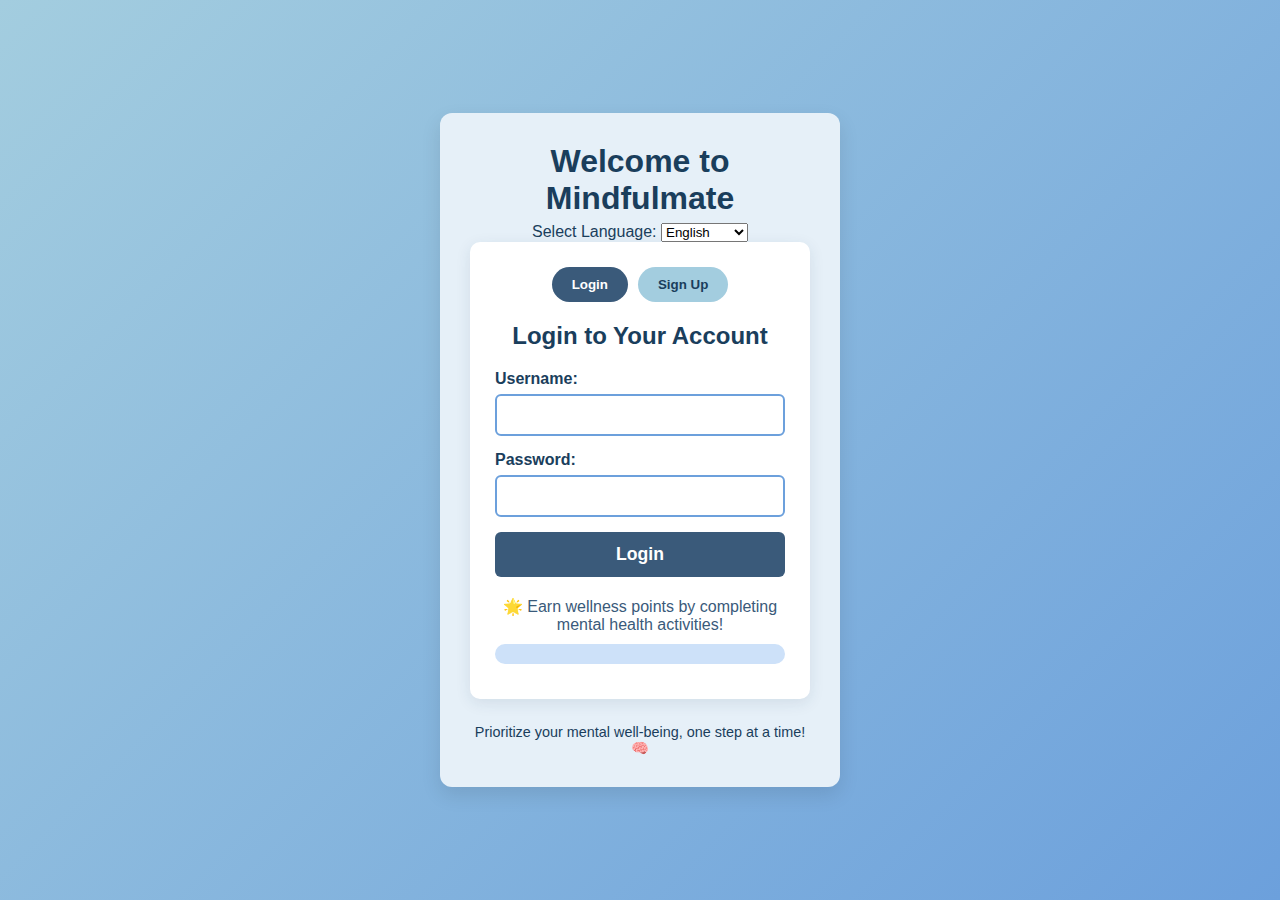
<file: index.html>
<!DOCTYPE html>
<html lang="en">
<head>
    <meta charset="UTF-8">
    <meta name="viewport" content="width=device-width, initial-scale=1.0">
    <title>MindCare Login - Digital Mental Health Support for Students</title>
    <link rel="stylesheet" href="login.css">
</head>
<body>
    <div class="container">
        <header>
            <h1>Welcome to Mindfulmate</h1>
            <div id="language-selector">
                <label for="language-select">Select Language:</label>
                <select id="language-select">
                    <option value="en">English</option>
                    <option value="hi">Hindi</option>
                    <option value="ta">Tamil</option>
                    <option value="te">Telugu</option>
                    <option value="ml">Malayalam</option>
                    <option value="kn">Kannada</option>
                    <option value="ur">Urdu</option>
                </select>
            </div>
        </header>
        <main>
            <div class="login-card">
                <div class="tab-buttons">
                    <button id="loginTab" class="tab-btn active">Login</button>
                    <button id="signupTab" class="tab-btn">Sign Up</button>
                </div>
                <div id="loginSection" class="form-section">
                    <h2>Login to Your Account</h2>
                    <form id="loginForm">
                        <div class="form-group">
                            <label for="username">Username:</label>
                            <input type="text" id="username" name="username" required>
                        </div>
                        <div class="form-group">
                            <label for="password">Password:</label>
                            <input type="password" id="password" name="password" required>
                        </div>
                        <button type="submit" class="login-btn">Login</button>
                    </form>
                </div>
                <div id="signupSection" class="form-section hidden">
                    <h2>Create Your Account</h2>
                    <form id="signupForm">
                        <div class="form-group">
                            <label for="signupUsername">Username:</label>
                            <input type="text" id="signupUsername" name="username" required>
                        </div>
                        <div class="form-group">
                            <label for="signupEmail">Email:</label>
                            <input type="email" id="signupEmail" name="email" required>
                        </div>
                        <div class="form-group">
                            <label for="signupPassword">Password:</label>
                            <input type="password" id="signupPassword" name="password" required>
                        </div>
                        <div class="form-group">
                            <label for="confirmPassword">Confirm Password:</label>
                            <input type="password" id="confirmPassword" name="confirmPassword" required>
                        </div>
                        <button type="submit" class="login-btn">Sign Up</button>
                    </form>
                </div>
                <div class="gamification">
                    <p>🌟 Earn wellness points by completing mental health activities!</p>
                    <div class="progress-bar">
                        <div class="progress" id="progress"></div>
                    </div>
                    <p id="message"></p>
                </div>
            </div>
        </main>
        <footer>
            <p>Prioritize your mental well-being, one step at a time! 🧠</p>
        </footer>
    </div>
    <script src="login.js"></script>
</body>
</html>
</file>
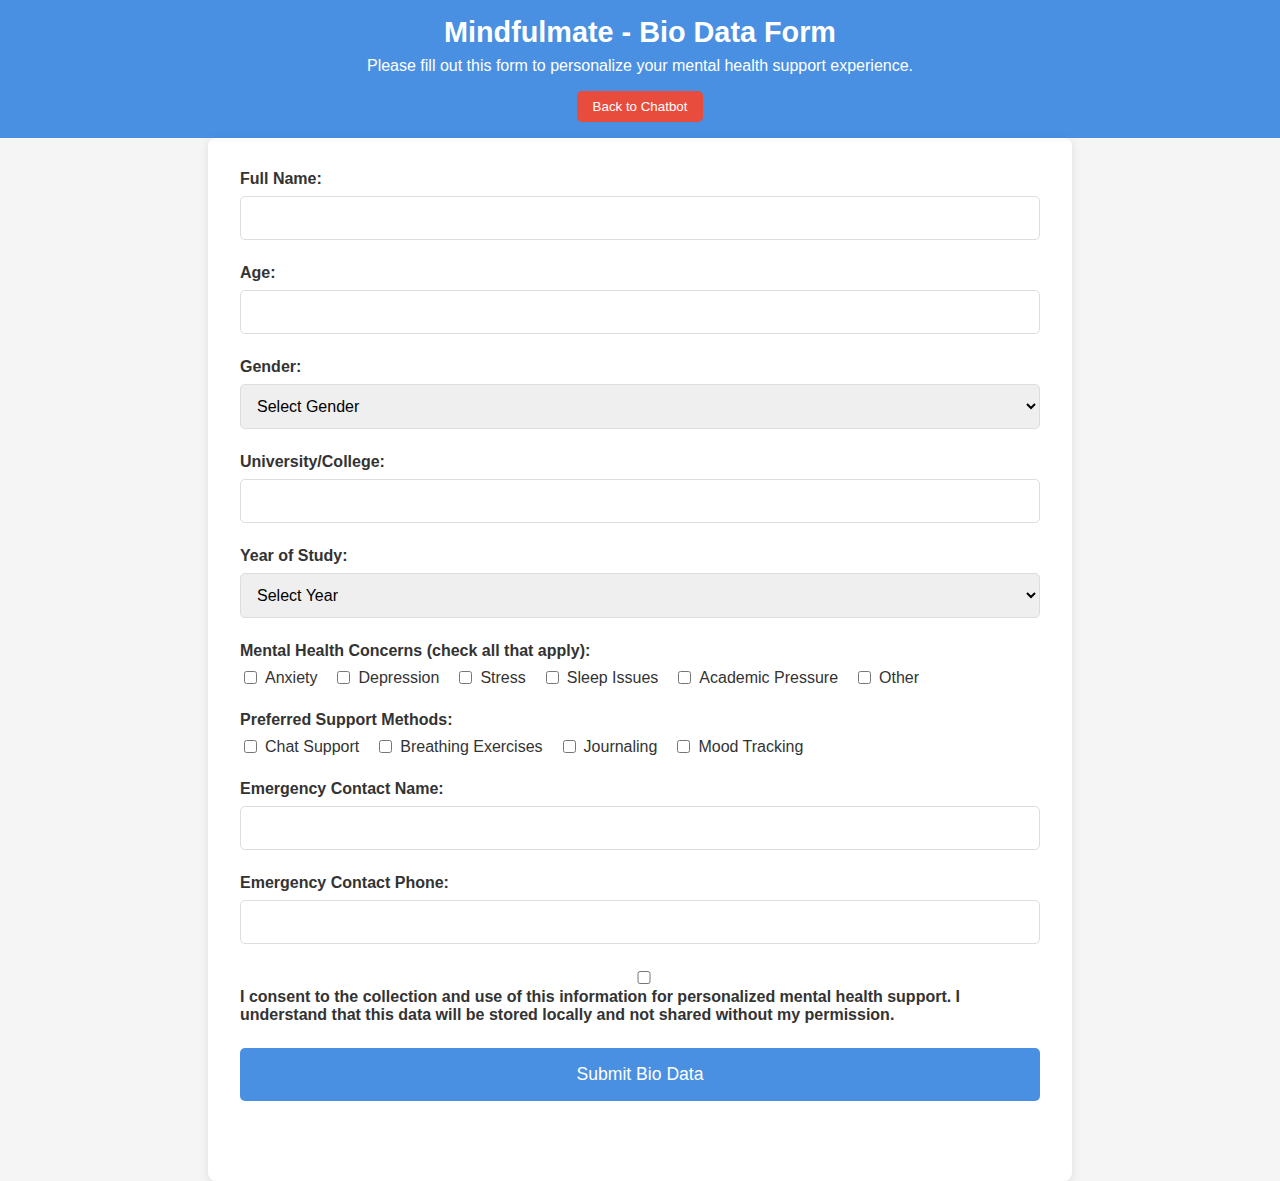
<file: biodata.html>
<!DOCTYPE html>
<html lang="en">
<head>
    <meta charset="UTF-8">
    <meta name="viewport" content="width=device-width, initial-scale=1.0">
    <title>Bio Data Form - Mindfulmate</title>
    <link rel="stylesheet" href="biodata.css">
</head>
<body>
    <header>
        <h1>Mindfulmate - Bio Data Form</h1>
        <p>Please fill out this form to personalize your mental health support experience.</p>
        <button id="back-to-chatbot">Back to Chatbot</button>
    </header>
    <main>
        <form id="biodata-form">
            <div class="form-group">
                <label for="name">Full Name:</label>
                <input type="text" id="name" name="name" required>
            </div>
            <div class="form-group">
                <label for="age">Age:</label>
                <input type="number" id="age" name="age" min="13" max="100" required>
            </div>
            <div class="form-group">
                <label for="gender">Gender:</label>
                <select id="gender" name="gender" required>
                    <option value="">Select Gender</option>
                    <option value="male">Male</option>
                    <option value="female">Female</option>
                    <option value="other">Other</option>
                    <option value="prefer-not-to-say">Prefer not to say</option>
                </select>
            </div>
            <div class="form-group">
                <label for="university">University/College:</label>
                <input type="text" id="university" name="university">
            </div>
            <div class="form-group">
                <label for="year-of-study">Year of Study:</label>
                <select id="year-of-study" name="year-of-study">
                    <option value="">Select Year</option>
                    <option value="1st-year">1st Year</option>
                    <option value="2nd-year">2nd Year</option>
                    <option value="3rd-year">3rd Year</option>
                    <option value="4th-year">4th Year</option>
                    <option value="graduate">Graduate</option>
                    <option value="other">Other</option>
                </select>
            </div>
            <div class="form-group">
                <label for="mental-health-concerns">Mental Health Concerns (check all that apply):</label>
                <div class="checkbox-group">
                    <label><input type="checkbox" name="concerns" value="anxiety"> Anxiety</label>
                    <label><input type="checkbox" name="concerns" value="depression"> Depression</label>
                    <label><input type="checkbox" name="concerns" value="stress"> Stress</label>
                    <label><input type="checkbox" name="concerns" value="sleep-issues"> Sleep Issues</label>
                    <label><input type="checkbox" name="concerns" value="academic-pressure"> Academic Pressure</label>
                    <label><input type="checkbox" name="concerns" value="other"> Other</label>
                </div>
            </div>
            <div class="form-group">
                <label for="support-preferences">Preferred Support Methods:</label>
                <div class="checkbox-group">
                    <label><input type="checkbox" name="preferences" value="chat"> Chat Support</label>
                    <label><input type="checkbox" name="preferences" value="breathing-exercises"> Breathing Exercises</label>
                    <label><input type="checkbox" name="preferences" value="journaling"> Journaling</label>
                    <label><input type="checkbox" name="preferences" value="mood-tracking"> Mood Tracking</label>
                </div>
            </div>
            <div class="form-group">
                <label for="emergency-contact">Emergency Contact Name:</label>
                <input type="text" id="emergency-contact" name="emergency-contact">
            </div>
            <div class="form-group">
                <label for="emergency-phone">Emergency Contact Phone:</label>
                <input type="tel" id="emergency-phone" name="emergency-phone">
            </div>
            <div class="form-group">
                <label for="consent">
                    <input type="checkbox" id="consent" name="consent" required>
                    I consent to the collection and use of this information for personalized mental health support. I understand that this data will be stored locally and not shared without my permission.
                </label>
            </div>
            <button type="submit" id="submit-biodata">Submit Bio Data</button>
        </form>
        <div id="message"></div>
    </main>
    <script src="biodata.js"></script>
</body>
</html>
</file>
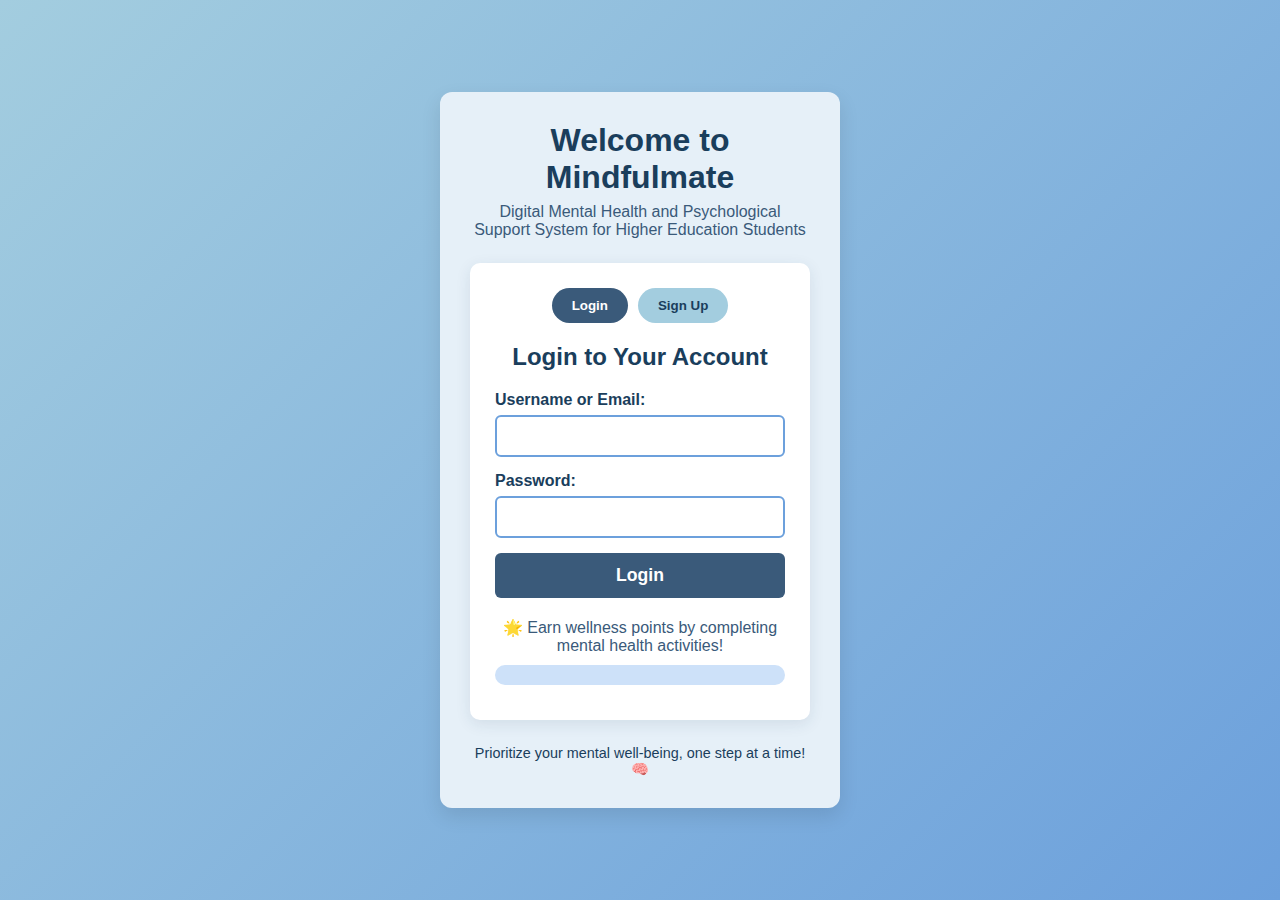
<file: login.html>
<!DOCTYPE html>
<html lang="en">
<head>
    <meta charset="UTF-8">
    <meta name="viewport" content="width=device-width, initial-scale=1.0">
    <title>MindCare Login - Digital Mental Health Support for Students</title>
    <link rel="stylesheet" href="login.css">
</head>
<body>
    <div class="container">
        <header>
            <h1>Welcome to Mindfulmate</h1>
            <p>Digital Mental Health and Psychological Support System for Higher Education Students</p>
        </header>
        <main>
            <div class="login-card">
                <div class="tab-buttons">
                    <button id="loginTab" class="tab-btn active">Login</button>
                    <button id="signupTab" class="tab-btn">Sign Up</button>
                </div>
                <div id="loginSection" class="form-section">
                    <h2>Login to Your Account</h2>
                    <form id="loginForm">
                        <div class="form-group">
                            <label for="username">Username or Email:</label>
                            <input type="text" id="username" name="username" required>
                        </div>
                        <div class="form-group">
                            <label for="password">Password:</label>
                            <input type="password" id="password" name="password" required>
                        </div>
                        <button type="submit" class="login-btn">Login</button>
                    </form>
                </div>
                <div id="signupSection" class="form-section hidden">
                    <h2>Create Your Account</h2>
                    <form id="signupForm">
                        <div class="form-group">
                            <label for="signupUsername">Username:</label>
                            <input type="text" id="signupUsername" name="username" required>
                        </div>
                        <div class="form-group">
                            <label for="signupEmail">Email:</label>
                            <input type="email" id="signupEmail" name="email" required>
                        </div>
                        <div class="form-group">
                            <label for="signupPassword">Password:</label>
                            <input type="password" id="signupPassword" name="password" required>
                        </div>
                        <div class="form-group">
                            <label for="confirmPassword">Confirm Password:</label>
                            <input type="password" id="confirmPassword" name="confirmPassword" required>
                        </div>
                        <button type="submit" class="login-btn">Sign Up</button>
                    </form>
                </div>
                <div class="gamification">
                    <p>🌟 Earn wellness points by completing mental health activities!</p>
                    <div class="progress-bar">
                        <div class="progress" id="progress"></div>
                    </div>
                    <p id="message"></p>
                </div>
            </div>
        </main>
        <footer>
            <p>Prioritize your mental well-being, one step at a time! 🧠</p>
        </footer>
    </div>
    <script src="login.js"></script>
</body>
</html>
</file>
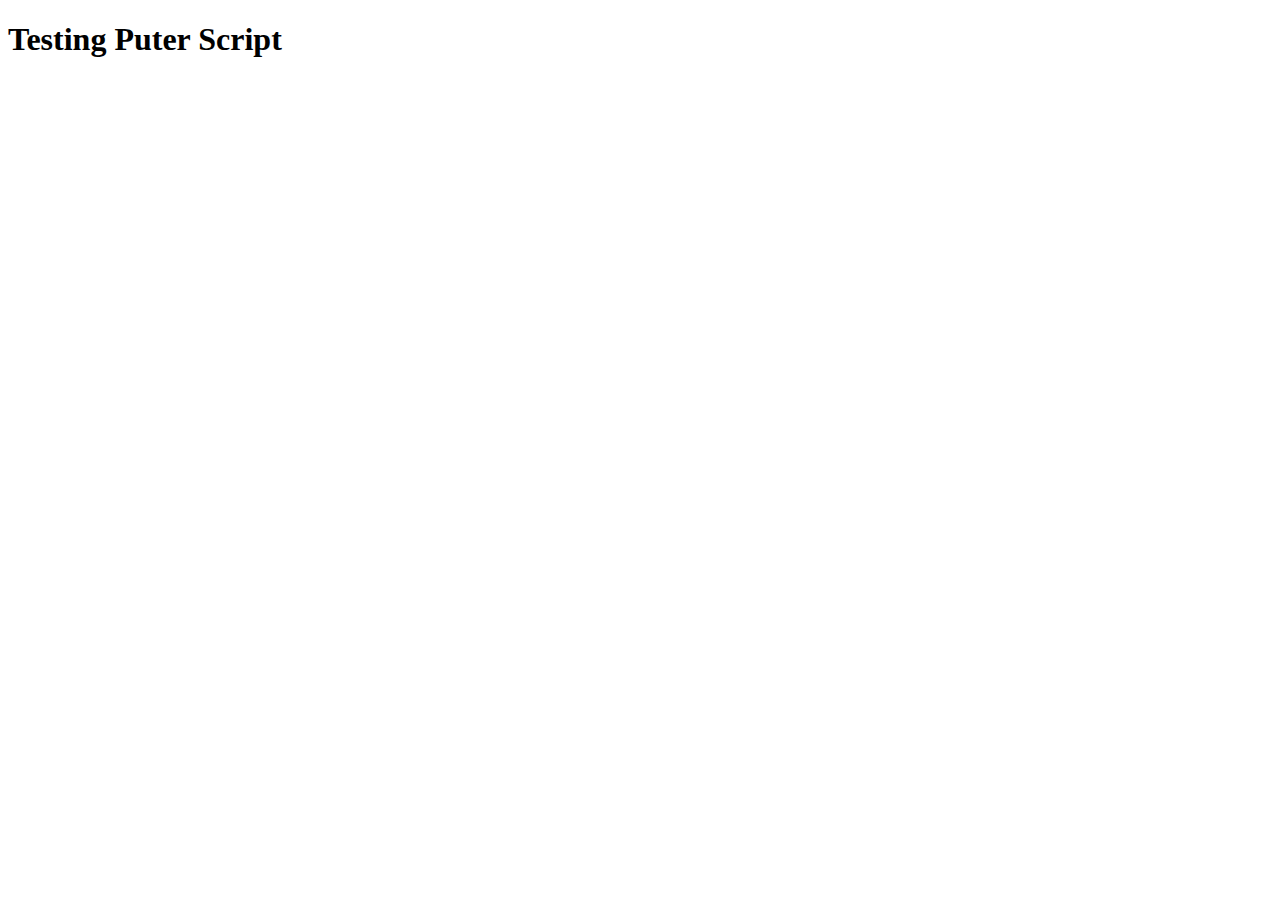
<file: temp.html>
<!DOCTYPE html>
<html>
<head>
    <title>Test Puter Script</title>
</head>
<body>
    <h1>Testing Puter Script</h1>

    <script src="https://js.puter.com/v2/"></script>
    <script>
        console.log('Global variables:', Object.keys(window));
        console.log('Puter:', window.puter);
    </script>
</body>
</html>
</file>
<file: login.css>
* {
    box-sizing: border-box;
    margin: 0;
    padding: 0;
}

body {
    font-family: 'Segoe UI', Tahoma, Geneva, Verdana, sans-serif;
    background: linear-gradient(135deg, #a3cddf, #6ca0dc);
    color: #1a3e5c;
    min-height: 100vh;
    display: flex;
    justify-content: center;
    align-items: center;
    padding: 20px;
}

.container {
    background-color: #e6f0f8;
    border-radius: 12px;
    box-shadow: 0 8px 20px rgba(0,0,0,0.1);
    max-width: 400px;
    width: 100%;
    padding: 30px;
    text-align: center;
}

header h1 {
    font-size: 2rem;
    margin-bottom: 0.2em;
    color: #1a3e5c;
}

header p {
    font-size: 1rem;
    margin-bottom: 1.5em;
    color: #3a5a7a;
}

.login-card {
    background-color: #ffffff;
    border-radius: 10px;
    padding: 25px;
    box-shadow: 0 4px 15px rgba(26, 62, 92, 0.1);
}

.login-card h2 {
    margin-bottom: 20px;
    color: #1a3e5c;
}

.form-group {
    margin-bottom: 15px;
    text-align: left;
}

.form-group label {
    display: block;
    margin-bottom: 6px;
    font-weight: 600;
    color: #1a3e5c;
}

.form-group input {
    width: 100%;
    padding: 10px 12px;
    border: 2px solid #6ca0dc;
    border-radius: 6px;
    font-size: 1rem;
    transition: border-color 0.3s ease;
}

.form-group input:focus {
    border-color: #3a5a7a;
    outline: none;
}

.login-btn {
    width: 100%;
    padding: 12px;
    background-color: #3a5a7a;
    border: none;
    border-radius: 6px;
    color: white;
    font-size: 1.1rem;
    font-weight: bold;
    cursor: pointer;
    transition: background-color 0.3s ease;
}

.login-btn:hover {
    background-color: #2a3e5c;
}

.gamification {
    margin-top: 20px;
    font-size: 1rem;
    color: #3a5a7a;
}

.progress-bar {
    background-color: #cde1f9;
    border-radius: 20px;
    height: 20px;
    width: 100%;
    margin: 10px 0;
    overflow: hidden;
}

.progress {
    background-color: #3a5a7a;
    height: 100%;
    width: 0%;
    border-radius: 20px 0 0 20px;
    transition: width 0.5s ease-in-out;
}

#message {
    font-style: italic;
    margin-top: 5px;
    color: #1a3e5c;
}

.signup-link {
    margin-top: 15px;
    font-size: 0.9rem;
    color: #1a3e5c;
}

.signup-link a {
    color: #3a5a7a;
    text-decoration: none;
    font-weight: 600;
}

.signup-link a:hover {
    text-decoration: underline;
}

footer {
    margin-top: 25px;
    font-size: 0.9rem;
    color: #1a3e5c;
}


.tab-buttons {
    display: flex;
    justify-content: center;
    margin-bottom: 20px;
}

.tab-btn {
    background-color: #a3cddf;
    border: none;
    padding: 10px 20px;
    margin: 0 5px;
    border-radius: 20px;
    color: #1a3e5c;
    font-weight: 600;
    cursor: pointer;
    transition: background-color 0.3s ease;
}

.tab-btn.active,
.tab-btn:hover {
    background-color: #3a5a7a;
    color: white;
}

.form-section {
    display: block;
}

.form-section.hidden {
    display: none;
}
</file>
<file: biodata.css>
body {
    font-family: 'Segoe UI', Tahoma, Geneva, Verdana, sans-serif;
    background-color: #f5f5f5;
    color: #333;
    margin: 0;
    padding: 0;
    display: flex;
    flex-direction: column;
    min-height: 100vh;
}

header {
    background-color: #4a90e2;
    color: white;
    padding: 1rem;
    text-align: center;
}

header h1 {
    margin: 0;
    font-size: 1.8rem;
}

header p {
    margin: 0.5rem 0 0 0;
    font-size: 1rem;
}

#back-to-chatbot {
    background-color: #e74c3c;
    color: white;
    border: none;
    padding: 0.5rem 1rem;
    border-radius: 5px;
    cursor: pointer;
    margin-top: 1rem;
}

main {
    flex: 1;
    padding: 2rem;
    max-width: 800px;
    margin: 0 auto;
    background-color: white;
    border-radius: 8px;
    box-shadow: 0 2px 10px rgba(0, 0, 0, 0.1);
}

.form-group {
    margin-bottom: 1.5rem;
}

label {
    display: block;
    margin-bottom: 0.5rem;
    font-weight: 600;
}

input, select {
    width: 100%;
    padding: 0.75rem;
    border: 1px solid #ddd;
    border-radius: 5px;
    font-size: 1rem;
    box-sizing: border-box;
}

.checkbox-group {
    display: flex;
    flex-wrap: wrap;
    gap: 1rem;
}

.checkbox-group label {
    display: flex;
    align-items: center;
    margin-bottom: 0;
    font-weight: normal;
}

.checkbox-group input {
    width: auto;
    margin-right: 0.5rem;
}

button[type="submit"] {
    background-color: #4a90e2;
    color: white;
    border: none;
    padding: 1rem 2rem;
    border-radius: 5px;
    cursor: pointer;
    font-size: 1.1rem;
    width: 100%;
}

button[type="submit"]:hover {
    background-color: #357abd;
}

#message {
    margin-top: 1rem;
    padding: 1rem;
    border-radius: 5px;
    text-align: center;
}

.success {
    background-color: #d4edda;
    color: #155724;
    border: 1px solid #c3e6cb;
}

.error {
    background-color: #f8d7da;
    color: #721c24;
    border: 1px solid #f5c6cb;
}
</file>
